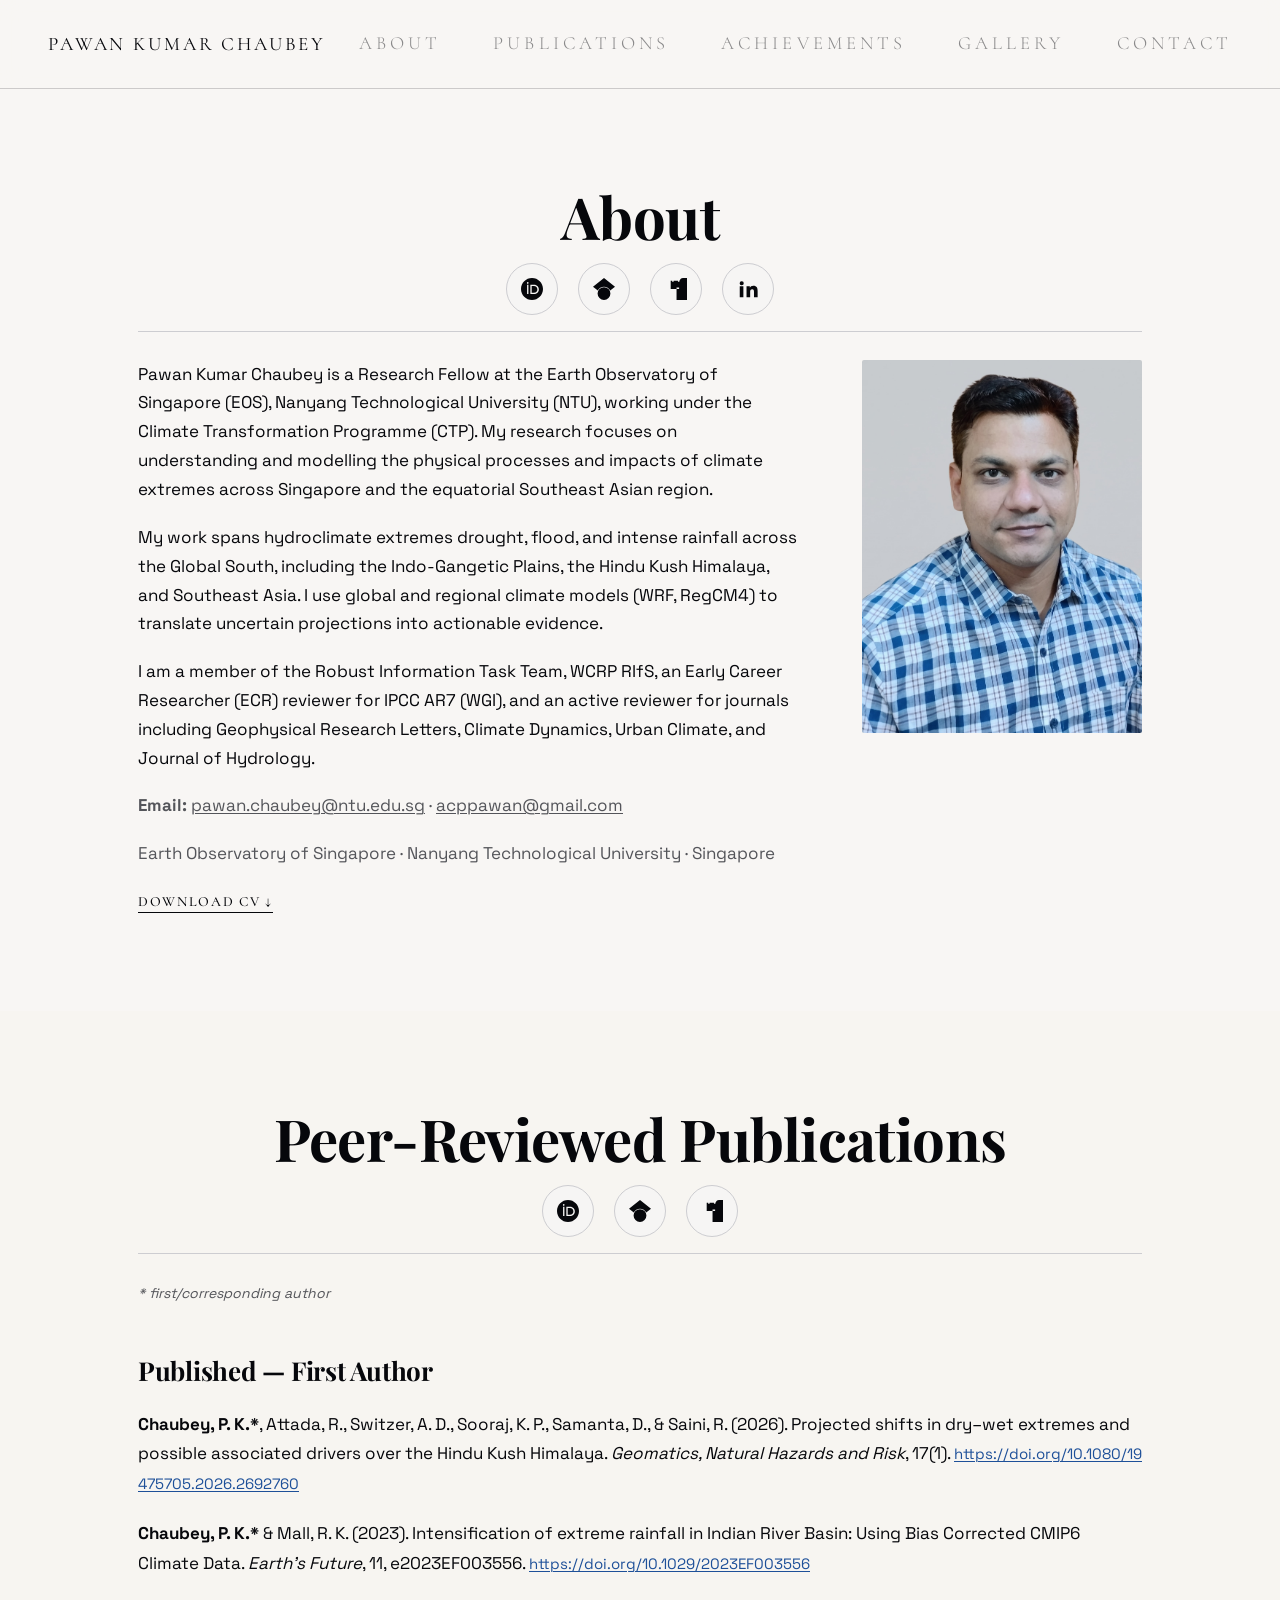
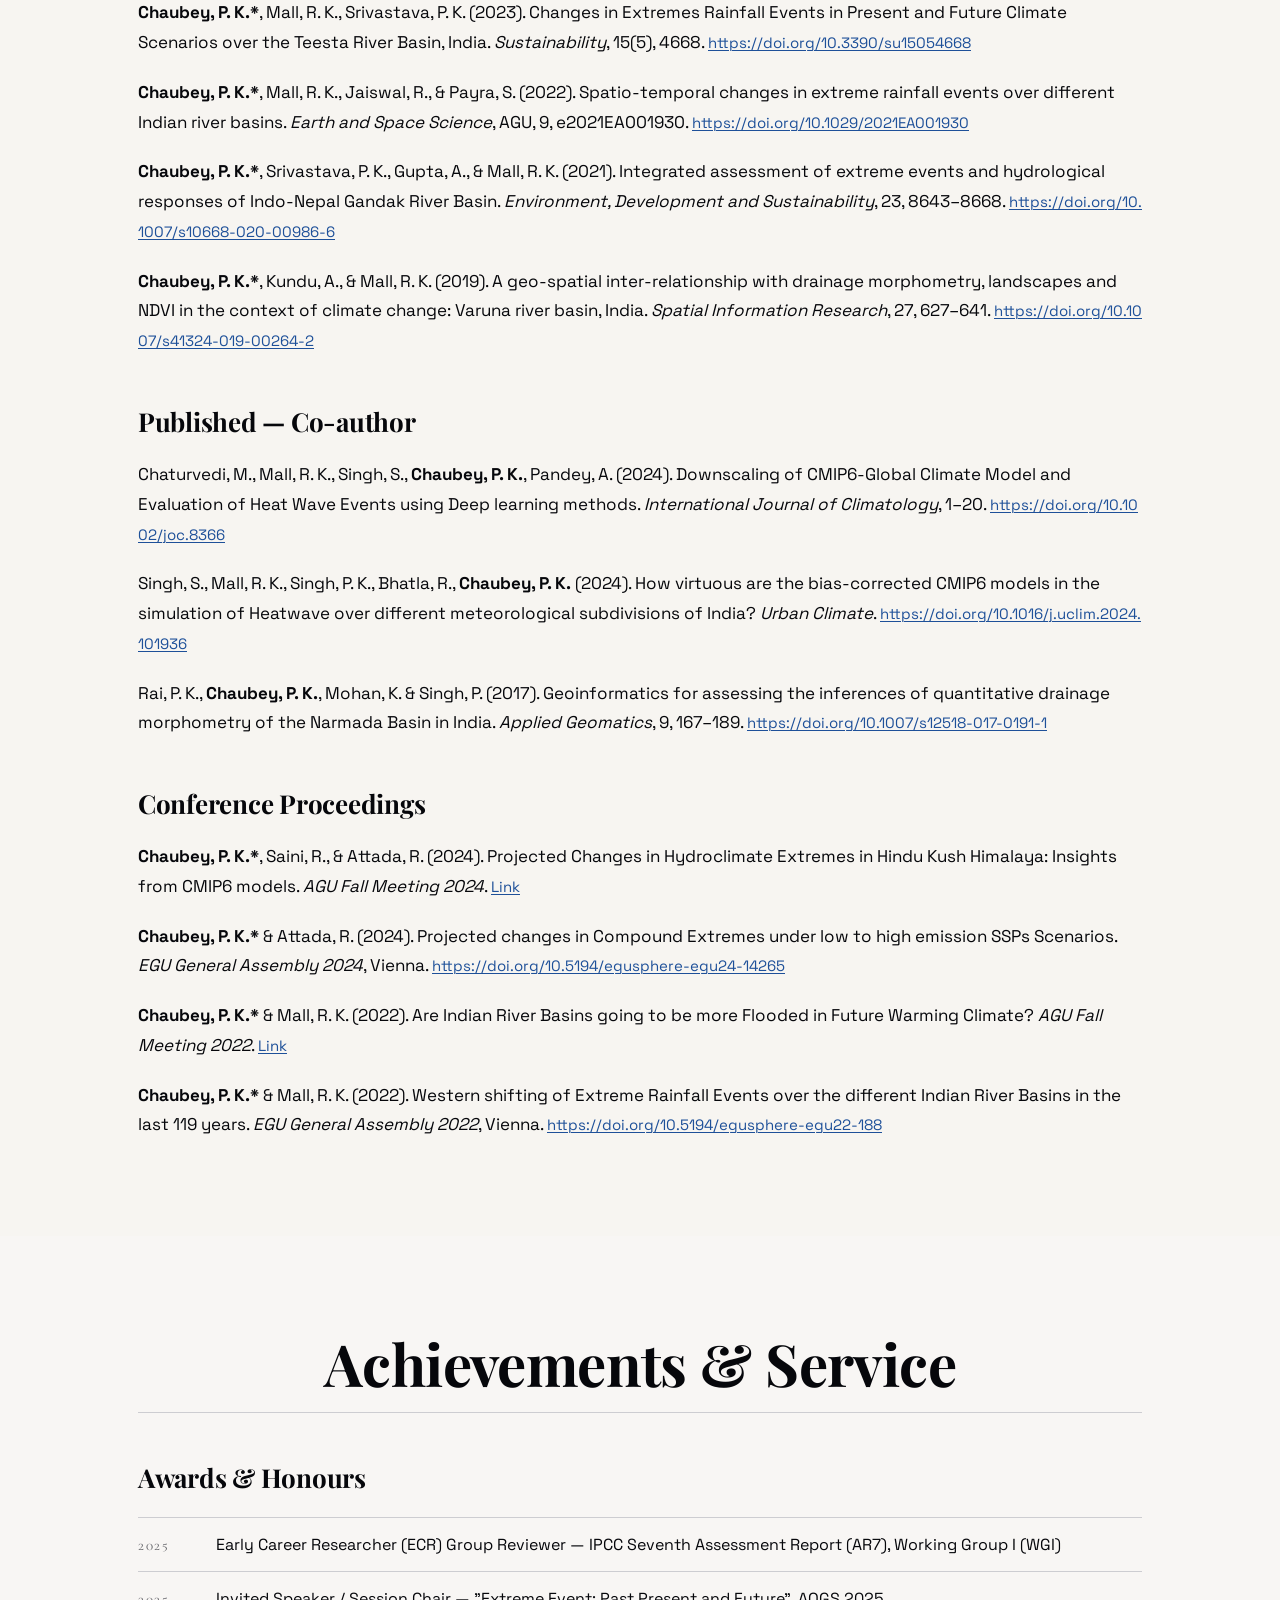
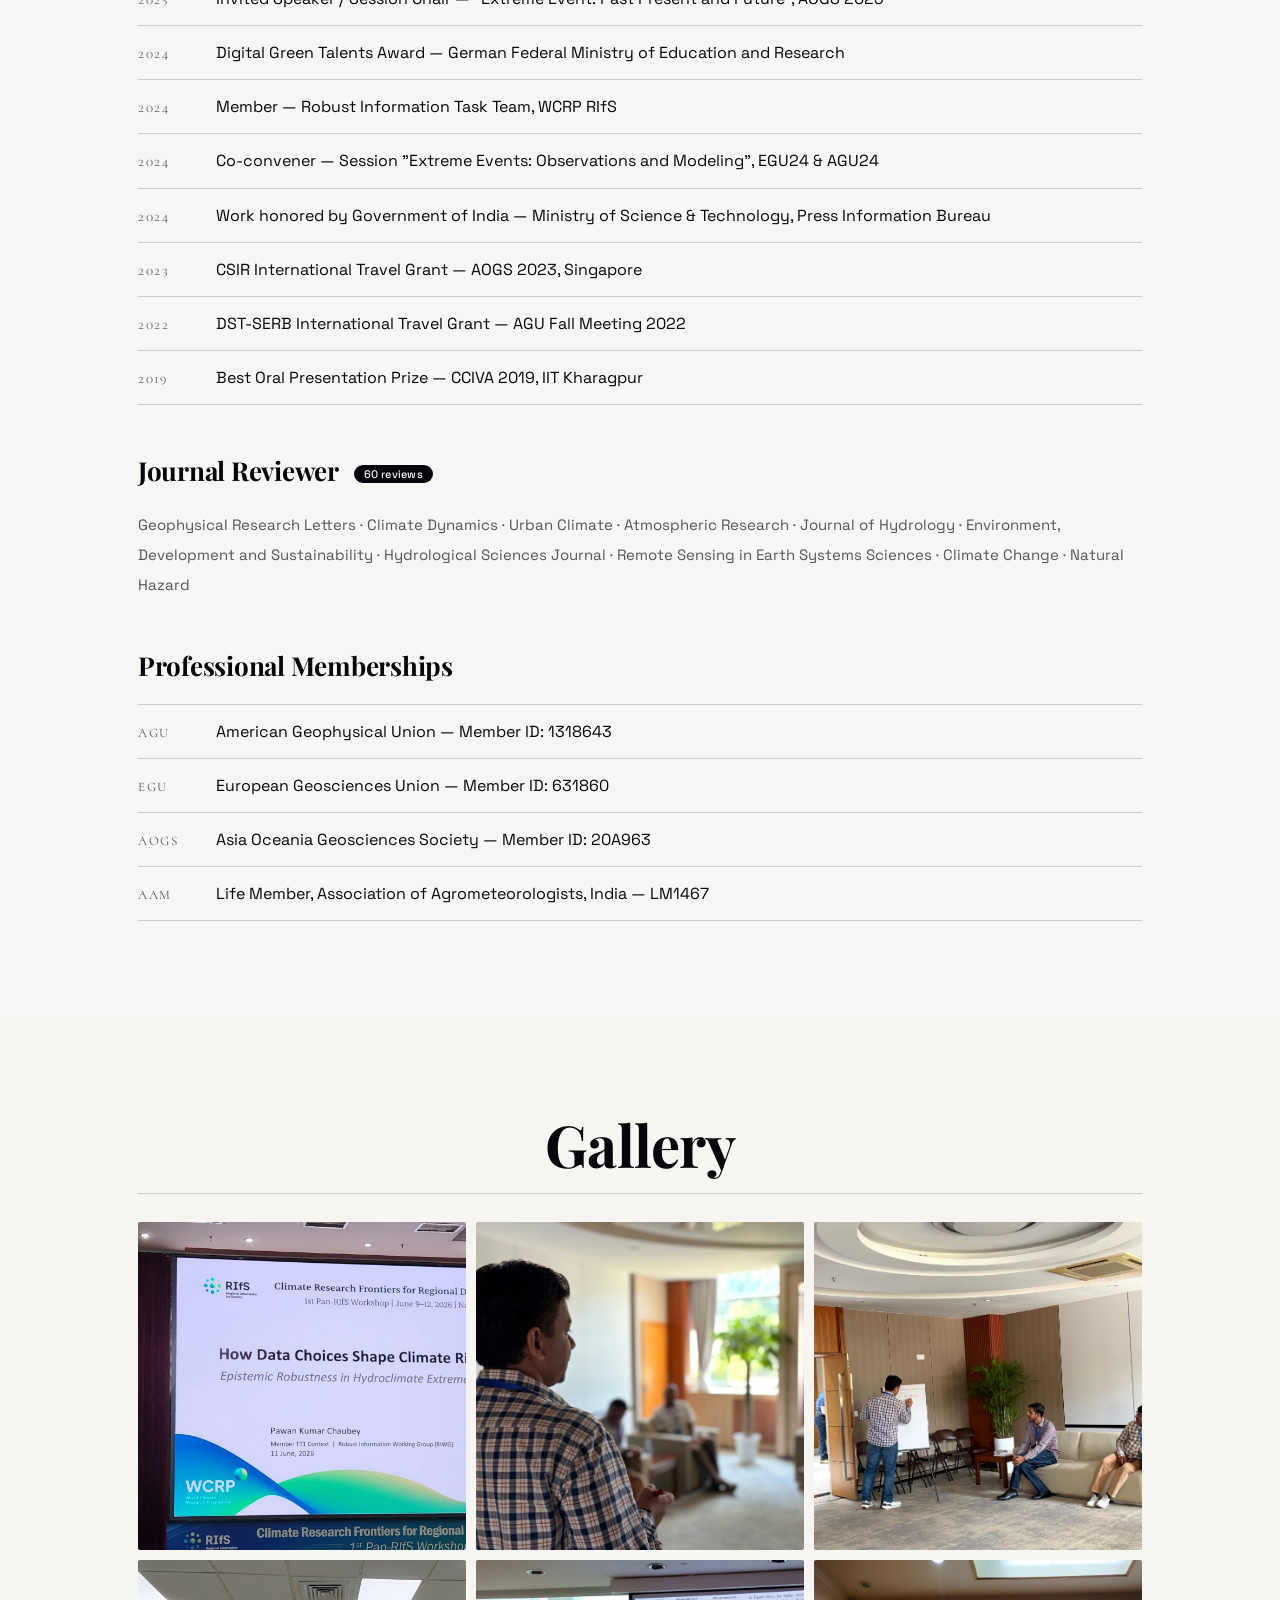
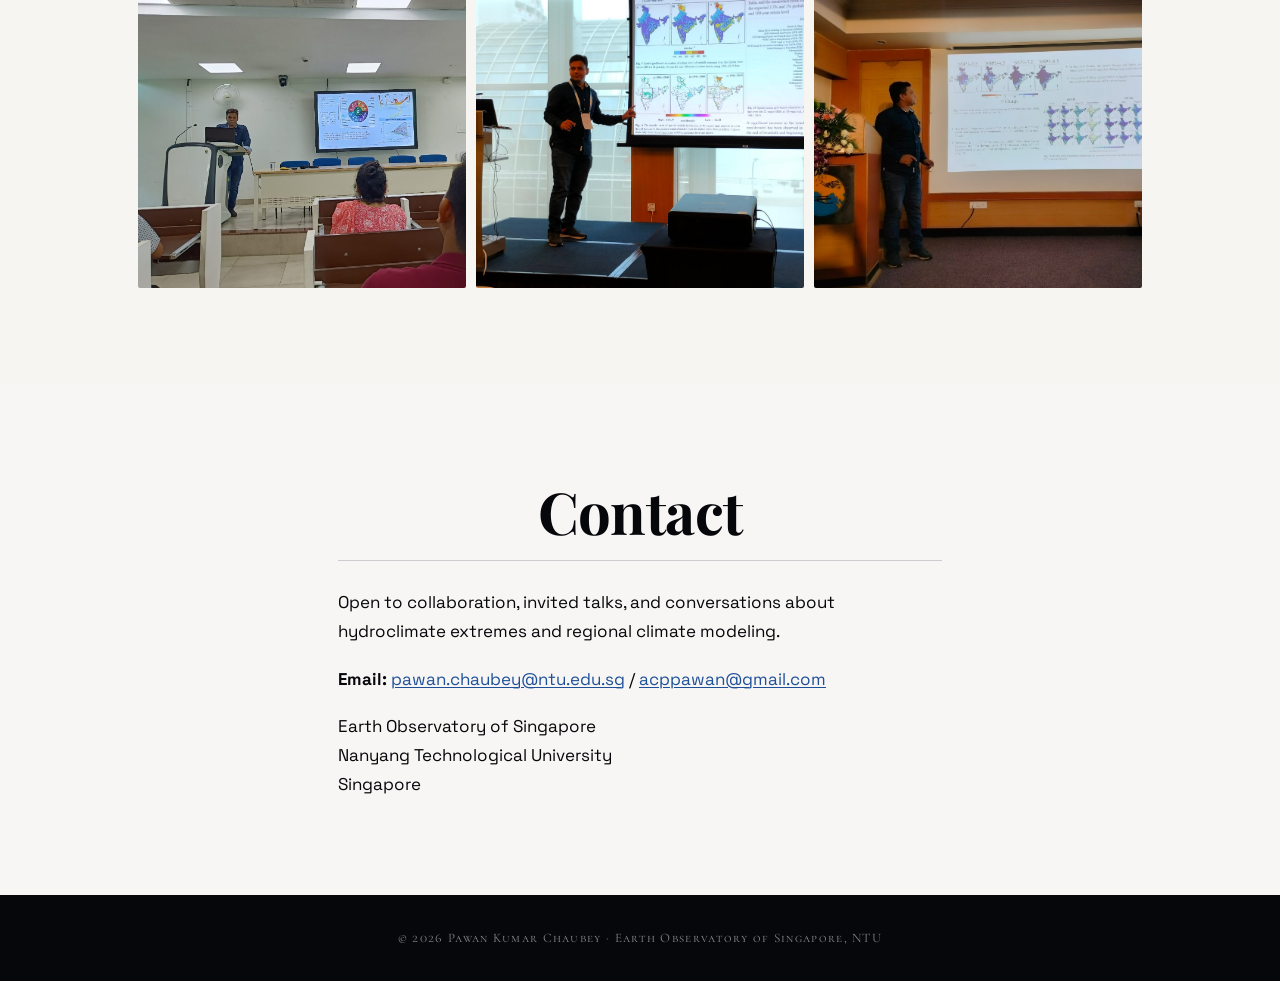
<file: index.html>
<!DOCTYPE html>
<html lang="en">
<head>
<meta charset="UTF-8">
<meta name="viewport" content="width=device-width, initial-scale=1.0">
<meta name="description" content="Dr. Pawan Kumar Chaubey — Research Fellow, Earth Observatory of Singapore, NTU. Hydroclimate extremes, compound drought, regional climate modeling.">
<title>Pawan Kumar Chaubey</title>
<link rel="preconnect" href="https://fonts.googleapis.com">
<link rel="preconnect" href="https://fonts.gstatic.com" crossorigin>
<link href="https://fonts.googleapis.com/css2?family=Cormorant+SC:wght@300;400;500;600&family=Playfair+Display:ital,wght@0,700;0,800;1,400&family=Space+Grotesk:wght@300;400;500;600&display=swap" rel="stylesheet">
<link rel="stylesheet" href="style.css">
</head>
<body>

<!-- ===== NAV ===== -->
<nav class="topnav">
  <span class="nav-brand">PAWAN KUMAR CHAUBEY</span>
  <div class="nav-links">
    <a href="#about" class="nav-link">ABOUT</a>
    <a href="#publications" class="nav-link">PUBLICATIONS</a>
    <a href="#achievements" class="nav-link">ACHIEVEMENTS</a>
    <a href="#gallery" class="nav-link">GALLERY</a>
    <a href="#contact" class="nav-link">CONTACT</a>
  </div>
</nav>

<!-- ===== ABOUT ===== -->
<section id="about" class="page-section">
  <div class="container">

    <h2 class="page-title">About</h2>

    <!-- Social icons — same as yc-lin under the title -->
    <div class="social-row">
      <a href="https://orcid.org/0000-0002-9683-8224" target="_blank" rel="noopener" title="ORCID" class="social-icon">
        <svg viewBox="0 0 24 24" fill="currentColor"><path d="M12 0C5.372 0 0 5.372 0 12s5.372 12 12 12 12-5.372 12-12S18.628 0 12 0zM7.369 4.378c.525 0 .947.431.947.947s-.422.947-.947.947a.95.95 0 0 1-.947-.947c0-.525.422-.947.947-.947zm-.722 3.038h1.444v10.041H6.647V7.416zm3.562 0h3.9c3.712 0 5.344 2.653 5.344 5.025 0 2.578-2.016 5.025-5.325 5.025h-3.919V7.416zm1.444 1.303v7.444h2.297c2.756 0 3.919-1.872 3.919-3.722 0-2.016-1.341-3.722-3.919-3.722h-2.297z"/></svg>
      </a>
      <a href="https://scholar.google.com/citations?user=3raIQ8oAAAAJ&hl=en" target="_blank" rel="noopener" title="Google Scholar" class="social-icon">
        <svg viewBox="0 0 24 24" fill="currentColor"><path d="M5.242 13.769L0 9.5 12 0l12 9.5-5.242 4.269C17.548 11.249 14.978 9.5 12 9.5c-2.977 0-5.548 1.748-6.758 4.269zM12 10a7 7 0 1 0 0 14 7 7 0 0 0 0-14z"/></svg>
      </a>
      <a href="https://www.researchgate.net/profile/Pawan-Chaubey?ev=hdr_xprf" target="_blank" rel="noopener" title="ResearchGate" class="social-icon">
        <svg viewBox="0 0 24 24" fill="currentColor"><path d="M19.586 0c-.818 0-1.508.19-2.073.565-.563.377-.97.936-1.213 1.68a12.01 12.01 0 0 0-.198 1.809v.013h-9.29l.004 7.92H9.41l.003-6.337H12.6c-.003.126-.01.25-.01.375 0 1.15.315 2.04.95 2.665.63.628 1.535.94 2.715.94 1.085 0 1.944-.288 2.576-.867.632-.578.948-1.39.948-2.434a3.9 3.9 0 0 0-.268-1.468c-.18-.44-.447-.817-.803-1.127a3.52 3.52 0 0 0-1.28-.697 5.66 5.66 0 0 0-1.628-.228c-.025 0-.05.003-.077.003v1.572l.077-.003c.603 0 1.08.157 1.428.47.35.314.524.763.524 1.348 0 .54-.165.963-.496 1.272-.33.31-.793.462-1.386.462-.527 0-.946-.138-1.258-.416-.311-.277-.468-.66-.468-1.15l.002-.28V3.053H9.41v.903H7.828V3.053H6.224V11.9H7.83v-.9h1.582v.9H12.6l.006-1.483h2.796v1.483H12.6L12.6 24H24V0H19.586z"/></svg>
      </a>
      <a href="https://www.linkedin.com/in/pawan-kumar-chaubey-32574a92/" target="_blank" rel="noopener" title="LinkedIn" class="social-icon">
        <svg viewBox="0 0 24 24" fill="currentColor"><path d="M4.98 3.5a2.24 2.24 0 1 1 0 4.47A2.24 2.24 0 0 1 4.98 3.5zM3 8.98h3.96V21H3V8.98zm7.18 0h3.8v1.64h.05c.53-1 1.82-2.06 3.74-2.06 4 0 4.73 2.53 4.73 5.82V21h-3.96v-5.71c0-1.36-.02-3.1-1.94-3.1-1.94 0-2.24 1.46-2.24 3v5.81h-3.96V8.98z"/></svg>
      </a>
    </div>

    <div class="divider"></div>

    <div class="about-grid">
      <div class="about-text">
        <p>
          Pawan Kumar Chaubey is a Research Fellow at the Earth Observatory of Singapore (EOS), Nanyang Technological University (NTU), working under the Climate Transformation Programme (CTP). My research focuses on understanding and modelling the physical processes and impacts of climate extremes across Singapore and the equatorial Southeast Asian region.
        </p>
        <p>
          My work spans hydroclimate extremes drought, flood, and intense rainfall across the Global South, including the Indo-Gangetic Plains, the Hindu Kush Himalaya, and Southeast Asia. I use global and regional climate models (WRF, RegCM4) to translate uncertain projections into actionable evidence.
        </p>
        <p>
          I am a member of the Robust Information Task Team, WCRP RIfS, an Early Career Researcher (ECR) reviewer for IPCC AR7 (WGI), and an active reviewer for journals including Geophysical Research Letters, Climate Dynamics, Urban Climate, and Journal of Hydrology.
        </p>
        <p class="contact-line">
          <strong>Email:</strong>
          <a href="mailto:pawan.chaubey@ntu.edu.sg">pawan.chaubey@ntu.edu.sg</a> ·
          <a href="mailto:acppawan@gmail.com">acppawan@gmail.com</a>
        </p>
        <p class="contact-line">
          Earth Observatory of Singapore · Nanyang Technological University · Singapore
        </p>
        <p><a href="assets/CV.pdf" class="cv-link" target="_blank">Download CV ↓</a></p>
      </div>
      <div class="about-photo">
        <img src="images/profile4.jpg" alt="Dr. Pawan Kumar Chaubey">
      </div>
    </div>
  </div>
</section>

<!-- ===== PUBLICATIONS ===== -->
<section id="publications" class="page-section alt-bg">
  <div class="container">
    <h2 class="page-title">Peer-Reviewed Publications</h2>

    <div class="social-row">
      <a href="https://orcid.org/0000-0002-9683-8224" target="_blank" rel="noopener" title="ORCID" class="social-icon">
        <svg viewBox="0 0 24 24" fill="currentColor"><path d="M12 0C5.372 0 0 5.372 0 12s5.372 12 12 12 12-5.372 12-12S18.628 0 12 0zM7.369 4.378c.525 0 .947.431.947.947s-.422.947-.947.947a.95.95 0 0 1-.947-.947c0-.525.422-.947.947-.947zm-.722 3.038h1.444v10.041H6.647V7.416zm3.562 0h3.9c3.712 0 5.344 2.653 5.344 5.025 0 2.578-2.016 5.025-5.325 5.025h-3.919V7.416zm1.444 1.303v7.444h2.297c2.756 0 3.919-1.872 3.919-3.722 0-2.016-1.341-3.722-3.919-3.722h-2.297z"/></svg>
      </a>
      <a href="YOUR_GOOGLE_SCHOLAR_URL" target="_blank" rel="noopener" title="Google Scholar" class="social-icon">
        <svg viewBox="0 0 24 24" fill="currentColor"><path d="M5.242 13.769L0 9.5 12 0l12 9.5-5.242 4.269C17.548 11.249 14.978 9.5 12 9.5c-2.977 0-5.548 1.748-6.758 4.269zM12 10a7 7 0 1 0 0 14 7 7 0 0 0 0-14z"/></svg>
      </a>
      <a href="YOUR_RESEARCHGATE_URL" target="_blank" rel="noopener" title="ResearchGate" class="social-icon">
        <svg viewBox="0 0 24 24" fill="currentColor"><path d="M19.586 0c-.818 0-1.508.19-2.073.565-.563.377-.97.936-1.213 1.68a12.01 12.01 0 0 0-.198 1.809v.013h-9.29l.004 7.92H9.41l.003-6.337H12.6c-.003.126-.01.25-.01.375 0 1.15.315 2.04.95 2.665.63.628 1.535.94 2.715.94 1.085 0 1.944-.288 2.576-.867.632-.578.948-1.39.948-2.434a3.9 3.9 0 0 0-.268-1.468c-.18-.44-.447-.817-.803-1.127a3.52 3.52 0 0 0-1.28-.697 5.66 5.66 0 0 0-1.628-.228c-.025 0-.05.003-.077.003v1.572l.077-.003c.603 0 1.08.157 1.428.47.35.314.524.763.524 1.348 0 .54-.165.963-.496 1.272-.33.31-.793.462-1.386.462-.527 0-.946-.138-1.258-.416-.311-.277-.468-.66-.468-1.15l.002-.28V3.053H9.41v.903H7.828V3.053H6.224V11.9H7.83v-.9h1.582v.9H12.6l.006-1.483h2.796v1.483H12.6L12.6 24H24V0H19.586z"/></svg>
      </a>
    </div>

    <div class="divider"></div>
    <p class="pub-note">* first/corresponding author</p>

    <h3 class="pub-cat-head">Published — First Author</h3>
    <div class="pub-block">
      <p><strong>Chaubey, P. K.*</strong>, Attada, R., Switzer, A. D., Sooraj, K. P., Samanta, D., &amp; Saini, R. (2026). Projected shifts in dry–wet extremes and possible associated drivers over the Hindu Kush Himalaya. <em>Geomatics, Natural Hazards and Risk</em>, 17(1). <a href="https://doi.org/10.1080/19475705.2026.2692760" target="_blank" rel="noopener">https://doi.org/10.1080/19475705.2026.2692760</a></p>

      <p><strong>Chaubey, P. K.*</strong> &amp; Mall, R. K. (2023). Intensification of extreme rainfall in Indian River Basin: Using Bias Corrected CMIP6 Climate Data. <em>Earth's Future</em>, 11, e2023EF003556. <a href="https://doi.org/10.1029/2023EF003556" target="_blank" rel="noopener">https://doi.org/10.1029/2023EF003556</a></p>

      <p><strong>Chaubey, P. K.*</strong>, Mall, R. K., Srivastava, P. K. (2023). Changes in Extremes Rainfall Events in Present and Future Climate Scenarios over the Teesta River Basin, India. <em>Sustainability</em>, 15(5), 4668. <a href="https://doi.org/10.3390/su15054668" target="_blank" rel="noopener">https://doi.org/10.3390/su15054668</a></p>

      <p><strong>Chaubey, P. K.*</strong>, Mall, R. K., Jaiswal, R., &amp; Payra, S. (2022). Spatio-temporal changes in extreme rainfall events over different Indian river basins. <em>Earth and Space Science</em>, AGU, 9, e2021EA001930. <a href="https://doi.org/10.1029/2021EA001930" target="_blank" rel="noopener">https://doi.org/10.1029/2021EA001930</a></p>

      <p><strong>Chaubey, P. K.*</strong>, Srivastava, P. K., Gupta, A., &amp; Mall, R. K. (2021). Integrated assessment of extreme events and hydrological responses of Indo-Nepal Gandak River Basin. <em>Environment, Development and Sustainability</em>, 23, 8643–8668. <a href="https://doi.org/10.1007/s10668-020-00986-6" target="_blank" rel="noopener">https://doi.org/10.1007/s10668-020-00986-6</a></p>

      <p><strong>Chaubey, P. K.*</strong>, Kundu, A., &amp; Mall, R. K. (2019). A geo-spatial inter-relationship with drainage morphometry, landscapes and NDVI in the context of climate change: Varuna river basin, India. <em>Spatial Information Research</em>, 27, 627–641. <a href="https://doi.org/10.1007/s41324-019-00264-2" target="_blank" rel="noopener">https://doi.org/10.1007/s41324-019-00264-2</a></p>
    </div>

    <h3 class="pub-cat-head">Published — Co-author</h3>
    <div class="pub-block">
      <p>Chaturvedi, M., Mall, R. K., Singh, S., <strong>Chaubey, P. K.</strong>, Pandey, A. (2024). Downscaling of CMIP6-Global Climate Model and Evaluation of Heat Wave Events using Deep learning methods. <em>International Journal of Climatology</em>, 1–20. <a href="https://doi.org/10.1002/joc.8366" target="_blank" rel="noopener">https://doi.org/10.1002/joc.8366</a></p>

      <p>Singh, S., Mall, R. K., Singh, P. K., Bhatla, R., <strong>Chaubey, P. K.</strong> (2024). How virtuous are the bias-corrected CMIP6 models in the simulation of Heatwave over different meteorological subdivisions of India? <em>Urban Climate</em>. <a href="https://doi.org/10.1016/j.uclim.2024.101936" target="_blank" rel="noopener">https://doi.org/10.1016/j.uclim.2024.101936</a></p>

      <p>Rai, P. K., <strong>Chaubey, P. K.</strong>, Mohan, K. &amp; Singh, P. (2017). Geoinformatics for assessing the inferences of quantitative drainage morphometry of the Narmada Basin in India. <em>Applied Geomatics</em>, 9, 167–189. <a href="https://doi.org/10.1007/s12518-017-0191-1" target="_blank" rel="noopener">https://doi.org/10.1007/s12518-017-0191-1</a></p>
    </div>

    <h3 class="pub-cat-head">Conference Proceedings</h3>
    <div class="pub-block">
      <p><strong>Chaubey, P. K.*</strong>, Saini, R., &amp; Attada, R. (2024). Projected Changes in Hydroclimate Extremes in Hindu Kush Himalaya: Insights from CMIP6 models. <em>AGU Fall Meeting 2024</em>. <a href="https://ui.adsabs.harvard.edu/abs/2024AGUFM.A07...16C" target="_blank" rel="noopener">Link</a></p>
      <p><strong>Chaubey, P. K.*</strong> &amp; Attada, R. (2024). Projected changes in Compound Extremes under low to high emission SSPs Scenarios. <em>EGU General Assembly 2024</em>, Vienna. <a href="https://doi.org/10.5194/egusphere-egu24-14265" target="_blank" rel="noopener">https://doi.org/10.5194/egusphere-egu24-14265</a></p>
      <p><strong>Chaubey, P. K.*</strong> &amp; Mall, R. K. (2022). Are Indian River Basins going to be more Flooded in Future Warming Climate? <em>AGU Fall Meeting 2022</em>. <a href="https://ui.adsabs.harvard.edu/abs/2022AGUFM.A35P1680C" target="_blank" rel="noopener">Link</a></p>
      <p><strong>Chaubey, P. K.*</strong> &amp; Mall, R. K. (2022). Western shifting of Extreme Rainfall Events over the different Indian River Basins in the last 119 years. <em>EGU General Assembly 2022</em>, Vienna. <a href="https://doi.org/10.5194/egusphere-egu22-188" target="_blank" rel="noopener">https://doi.org/10.5194/egusphere-egu22-188</a></p>
    </div>
  </div>
</section>

<!-- ===== ACHIEVEMENTS ===== -->
<section id="achievements" class="page-section">
  <div class="container">
    <h2 class="page-title">Achievements &amp; Service</h2>
    <div class="divider"></div>

    <h3 class="pub-cat-head">Awards &amp; Honours</h3>
    <div class="ach-table">
      <div class="ach-row"><span class="ach-yr">2025</span><span>Early Career Researcher (ECR) Group Reviewer — IPCC Seventh Assessment Report (AR7), Working Group I (WGI)</span></div>
      <div class="ach-row"><span class="ach-yr">2025</span><span>Invited Speaker / Session Chair — "Extreme Event: Past Present and Future", AOGS 2025</span></div>
      <div class="ach-row"><span class="ach-yr">2024</span><span>Digital Green Talents Award — German Federal Ministry of Education and Research</span></div>
      <div class="ach-row"><span class="ach-yr">2024</span><span>Member — Robust Information Task Team, WCRP RIfS</span></div>
      <div class="ach-row"><span class="ach-yr">2024</span><span>Co-convener — Session "Extreme Events: Observations and Modeling", EGU24 &amp; AGU24</span></div>
      <div class="ach-row"><span class="ach-yr">2024</span><span>Work honored by Government of India — Ministry of Science &amp; Technology, Press Information Bureau</span></div>
      <div class="ach-row"><span class="ach-yr">2023</span><span>CSIR International Travel Grant — AOGS 2023, Singapore</span></div>
      <div class="ach-row"><span class="ach-yr">2022</span><span>DST-SERB International Travel Grant — AGU Fall Meeting 2022</span></div>
      <div class="ach-row"><span class="ach-yr">2019</span><span>Best Oral Presentation Prize — CCIVA 2019, IIT Kharagpur</span></div>
    </div>

    <h3 class="pub-cat-head">Journal Reviewer <span class="badge">60 reviews</span></h3>
    <p class="reviewer-list">Geophysical Research Letters · Climate Dynamics · Urban Climate · Atmospheric Research · Journal of Hydrology · Environment, Development and Sustainability · Hydrological Sciences Journal · Remote Sensing in Earth Systems Sciences · Climate Change · Natural Hazard</p>

    <h3 class="pub-cat-head">Professional Memberships</h3>
    <div class="ach-table">
      <div class="ach-row"><span class="ach-yr">AGU</span><span>American Geophysical Union — Member ID: 1318643</span></div>
      <div class="ach-row"><span class="ach-yr">EGU</span><span>European Geosciences Union — Member ID: 631860</span></div>
      <div class="ach-row"><span class="ach-yr">AOGS</span><span>Asia Oceania Geosciences Society — Member ID: 20A963</span></div>
      <div class="ach-row"><span class="ach-yr">AAM</span><span>Life Member, Association of Agrometeorologists, India — LM1467</span></div>
    </div>
  </div>
</section>

<!-- ===== GALLERY ===== -->
<section id="gallery" class="page-section alt-bg">
  <div class="container">
    <h2 class="page-title">Gallery</h2>
    <div class="divider"></div>
    <div class="photo-grid">
      <img src="images/1.jpeg" alt="WCRP workshop">
      <img src="images/2.jpg" alt="Conference">
      <img src="images/3.jpg" alt="Research">
      <img src="images/7.jpg" alt="Fieldwork">
      <img src="images/8.jpg" alt="Conference">
      <img src="images/9.jpg" alt="Research">
    </div>
  </div>
</section>

<!-- ===== CONTACT ===== -->
<section id="contact" class="page-section">
  <div class="container contact-narrow">
    <h2 class="page-title">Contact</h2>
    <div class="divider"></div>
    <p>Open to collaboration, invited talks, and conversations about hydroclimate extremes and regional climate modeling.</p>
    <p>
      <strong>Email:</strong>
      <a href="mailto:pawan.chaubey@ntu.edu.sg">pawan.chaubey@ntu.edu.sg</a> /
      <a href="mailto:acppawan@gmail.com">acppawan@gmail.com</a>
    </p>
    <p>
      Earth Observatory of Singapore<br>
      Nanyang Technological University<br>
      Singapore
    </p>
  </div>
</section>

<footer class="sitefooter">
  <div class="container">
    © 2026 Pawan Kumar Chaubey · Earth Observatory of Singapore, NTU
  </div>
</footer>

</body>
</html>
</file>
<file: style.css>
/* ===== Tokens — exact match to yc-lin.com ===== */
:root {
  --bg:        oklch(0.975 0.004 80);   /* warm off-white */
  --alt-bg:    oklch(0.970 0.005 85);   /* slightly deeper warm */
  --ink:       oklch(0.13 0.01 275);    /* near-black with slight cool tint */
  --ink-dim:   oklch(0.45 0.008 275);   /* muted text */
  --accent:    oklch(0.44 0.13 258);    /* blue links */
  --line:      oklch(0.85 0.005 275);   /* borders */

  --serif:    "Cormorant SC", Georgia, serif;
  --display:  "Playfair Display", Georgia, serif;
  --sans:     "Space Grotesk", -apple-system, sans-serif;
}

*, *::before, *::after { box-sizing: border-box; margin: 0; padding: 0; }
html { scroll-behavior: smooth; }
body {
  font-family: var(--sans);
  font-size: 17px;
  line-height: 1.7;
  color: var(--ink);
  background: var(--bg);
  -webkit-font-smoothing: antialiased;
}
img { display: block; max-width: 100%; }
a { color: var(--accent); text-decoration: underline; text-underline-offset: 2px; text-decoration-thickness: 0.5px; }
a:hover { opacity: 0.75; }
p { margin-bottom: 1.1em; }
p:last-child { margin-bottom: 0; }

.container { max-width: 1100px; margin: 0 auto; padding: 0 48px; }
.contact-narrow { max-width: 700px; }

/* ===== Nav ===== */
.topnav {
  position: sticky; top: 0; z-index: 200;
  display: flex; align-items: center;
  justify-content: space-between;
  padding: 28px 48px;
  background: oklch(0.975 0.004 80 / 0.92);
  backdrop-filter: blur(12px) saturate(1.1);
  -webkit-backdrop-filter: blur(12px) saturate(1.1);
  border-bottom: 0.5px solid oklch(0.13 0.01 275 / 0.18);
}
.nav-brand {
  font-family: var(--serif);
  font-size: 19px;
  font-weight: 400;
  letter-spacing: 0.15em;
  color: var(--ink);
}
.nav-links { display: flex; gap: 52px; }
.nav-link {
  font-family: var(--serif);
  font-size: 18.5px;
  font-weight: 300;
  letter-spacing: 0.22em;
  color: var(--ink);
  text-decoration: none;
  opacity: 0.45;
  transition: opacity 0.2s ease;
}
.nav-link:hover { opacity: 1; }

/* ===== Page sections ===== */
.page-section { padding: 96px 0; background: var(--bg); }
.alt-bg { background: var(--alt-bg); }

/* Large centered Playfair Display title — exactly like yc-lin.com */
.page-title {
  font-family: var(--display);
  font-size: clamp(38px, 5vw, 58px);
  font-weight: 700;
  text-align: center;
  color: var(--ink);
  letter-spacing: -0.01em;
  line-height: 1.1;
  margin-bottom: 10px;
}

/* Thin divider line below social icons */
.divider {
  width: 100%;
  height: 0.5px;
  background: var(--line);
  margin: 16px 0 28px;
}

/* ===== Social icons — circular, centered under title ===== */
.social-row {
  display: flex;
  justify-content: center;
  gap: 20px;
  margin: 14px 0 0;
}
.social-icon {
  display: inline-flex;
  align-items: center;
  justify-content: center;
  width: 52px; height: 52px;
  border-radius: 50%;
  border: 1px solid var(--line);
  background: oklch(0.97 0.002 80);
  color: var(--ink);
  text-decoration: none;
  transition: background 0.2s ease, border-color 0.2s ease, transform 0.2s ease;
}
.social-icon:hover {
  background: var(--ink);
  color: var(--bg);
  border-color: var(--ink);
  transform: translateY(-1px);
  opacity: 1;
}
.social-icon svg {
  width: 22px; height: 22px;
  display: block;
}

/* ===== About ===== */
.about-grid {
  display: grid;
  grid-template-columns: 1fr 280px;
  gap: 64px;
  align-items: start;
  margin-top: 8px;
}
.about-text p { font-size: 17px; }
.contact-line { font-size: 15px; color: var(--ink-dim); }
.contact-line a { color: var(--ink-dim); }
.cv-link {
  font-family: var(--serif);
  font-size: 14px;
  font-weight: 500;
  letter-spacing: 0.12em;
  text-transform: uppercase;
  color: var(--ink);
  text-decoration: none;
  border-bottom: 0.5px solid var(--ink);
  padding-bottom: 2px;
}
.cv-link:hover { opacity: 0.65; }

.about-photo img {
  width: 100%;
  aspect-ratio: 3/4;
  object-fit: cover;
  border-radius: 2px;
}

/* ===== Publications ===== */
.pub-note {
  font-size: 14px;
  color: var(--ink-dim);
  font-style: italic;
  margin-bottom: 36px;
}
.pub-cat-head {
  font-family: var(--display);
  font-size: 26px;
  font-weight: 700;
  color: var(--ink);
  letter-spacing: -0.01em;
  margin: 44px 0 16px;
}
.pub-block {
  display: flex;
  flex-direction: column;
  gap: 20px;
}
.pub-block p {
  font-size: 17px;
  line-height: 1.75;
  color: var(--ink);
  margin: 0;
}
.pub-block strong { font-weight: 700; }
.pub-block em { font-style: italic; }
.pub-block a {
  color: var(--accent);
  font-size: 15px;
  word-break: break-all;
}

/* ===== Achievements ===== */
.ach-table { display: flex; flex-direction: column; }
.ach-row {
  display: flex;
  gap: 28px;
  align-items: baseline;
  padding: 13px 0;
  border-bottom: 0.5px solid var(--line);
  font-size: 16px;
}
.ach-row:first-child { border-top: 0.5px solid var(--line); }
.ach-yr {
  min-width: 50px;
  font-family: var(--serif);
  font-size: 13px;
  font-weight: 400;
  letter-spacing: 0.12em;
  color: var(--ink-dim);
  flex-shrink: 0;
  text-transform: uppercase;
}
.badge {
  font-family: var(--sans);
  font-size: 11px;
  font-weight: 500;
  background: var(--ink);
  color: var(--bg);
  padding: 2px 10px;
  border-radius: 20px;
  vertical-align: middle;
  margin-left: 10px;
  letter-spacing: 0.02em;
}
.reviewer-list {
  font-size: 15px;
  color: var(--ink-dim);
  line-height: 2;
  margin-top: 8px;
}

/* ===== Gallery ===== */
.photo-grid {
  display: grid;
  grid-template-columns: repeat(3, 1fr);
  gap: 10px;
}
.photo-grid img {
  width: 100%;
  aspect-ratio: 1/1;
  object-fit: cover;
  border-radius: 2px;
  transition: opacity 0.2s;
}
.photo-grid img:hover { opacity: 0.85; }

/* ===== Footer ===== */
.sitefooter {
  background: var(--ink);
  color: oklch(1 0 0 / 0.5);
  padding: 32px 0;
  font-family: var(--serif);
  font-size: 13px;
  letter-spacing: 0.1em;
  text-align: center;
}

/* ===== Responsive ===== */
@media (max-width: 860px) {
  .topnav { padding: 18px 24px; }
  .container { padding: 0 24px; }
  .nav-brand { display: none; }
  .nav-links { gap: 24px; }
  .nav-link { font-size: 14px; letter-spacing: 0.15em; }
  .about-grid { grid-template-columns: 1fr; }
  .about-photo { max-width: 240px; }
  .photo-grid { grid-template-columns: repeat(2, 1fr); }
  .page-section { padding: 64px 0; }
}
@media (max-width: 480px) {
  .nav-links { gap: 14px; }
  .nav-link { font-size: 12px; letter-spacing: 0.1em; }
  .photo-grid { grid-template-columns: repeat(2, 1fr); }
}
</file>
